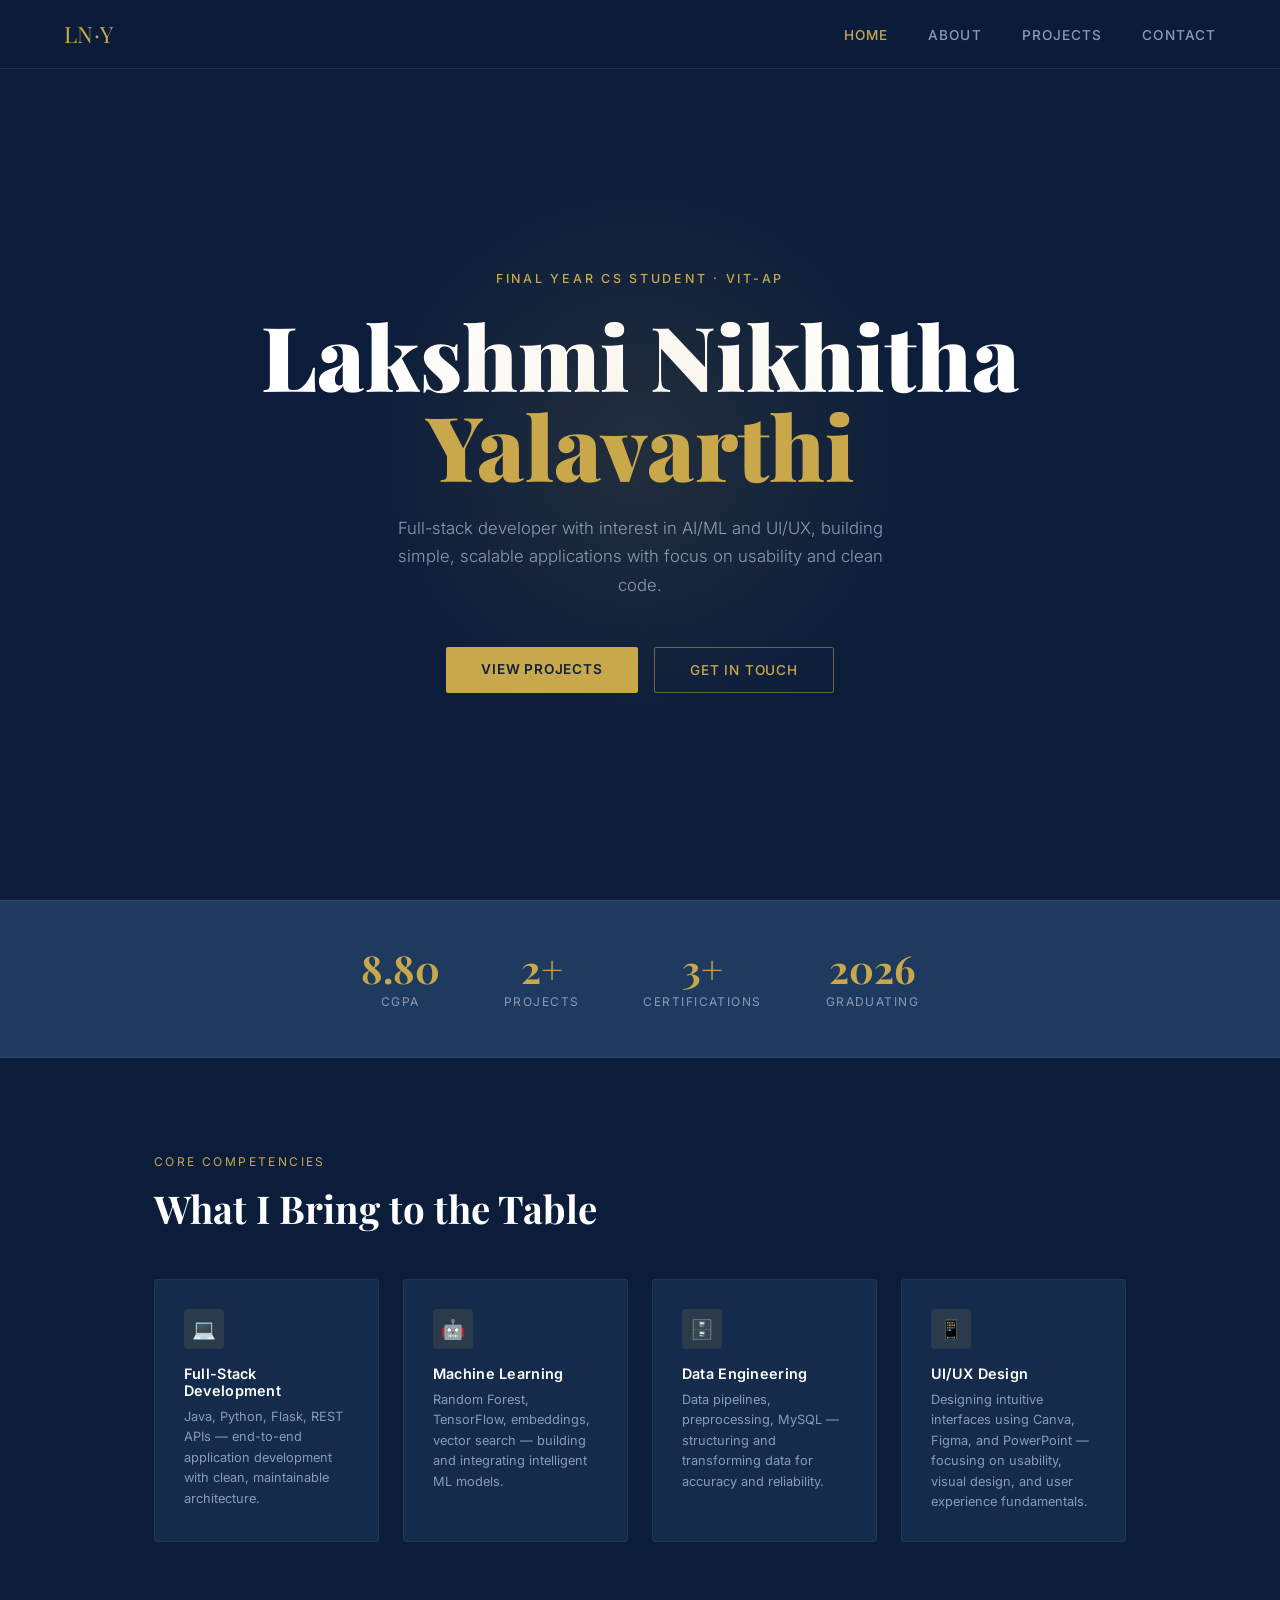
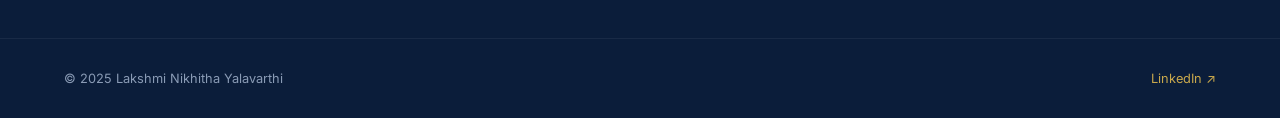
<file: index.html>
<!DOCTYPE html>
<html lang="en">
<head>
  <meta charset="UTF-8" />
  <meta name="viewport" content="width=device-width, initial-scale=1.0"/>
  <title>Nikhitha Yalavarthi | Portfolio</title>
  <link rel="preconnect" href="https://fonts.googleapis.com">
  <link href="https://fonts.googleapis.com/css2?family=Playfair+Display:wght@700;900&family=Inter:wght@300;400;500;600&display=swap" rel="stylesheet">
  <style>
    :root {
      --navy: #0B1D3A;
      --steel: #1E3A5F;
      --gold: #C9A84C;
      --gold-light: #E6C97A;
      --off-white: #F5F3EE;
      --muted: #8A9BB5;
      --white: #FFFFFF;
      --text: #1A2B40;
    }

    * { margin: 0; padding: 0; box-sizing: border-box; }

    html { scroll-behavior: smooth; }

    body {
      font-family: 'Inter', sans-serif;
      background: var(--navy);
      color: var(--white);
      overflow-x: hidden;
    }

    /* NAV */
    nav {
      position: fixed; top: 0; left: 0; right: 0;
      z-index: 100;
      display: flex; align-items: center; justify-content: space-between;
      padding: 1.2rem 4rem;
      background: rgba(11, 29, 58, 0.92);
      backdrop-filter: blur(10px);
      border-bottom: 1px solid rgba(201,168,76,0.15);
    }

    .logo {
      font-family: 'Playfair Display', serif;
      font-size: 1.4rem;
      color: var(--gold);
      letter-spacing: 0.02em;
    }

    .nav-links { display: flex; gap: 2.5rem; list-style: none; }
    .nav-links a {
      text-decoration: none;
      color: var(--muted);
      font-size: 0.85rem;
      font-weight: 500;
      letter-spacing: 0.08em;
      text-transform: uppercase;
      transition: color 0.2s;
    }
    .nav-links a:hover, .nav-links a.active { color: var(--gold); }

    /* HERO */
    .hero {
      min-height: 100vh;
      display: flex;
      flex-direction: column;
      align-items: center;
      justify-content: center;
      text-align: center;
      padding: 8rem 2rem 4rem;
      position: relative;
      overflow: hidden;
    }

    .hero::before {
      content: '';
      position: absolute;
      width: 600px; height: 600px;
      background: radial-gradient(circle, rgba(201,168,76,0.12) 0%, transparent 70%);
      top: 50%; left: 50%;
      transform: translate(-50%, -50%);
      pointer-events: none;
    }

    .hero-eyebrow {
      font-size: 0.78rem;
      letter-spacing: 0.22em;
      text-transform: uppercase;
      color: var(--gold);
      margin-bottom: 1.5rem;
      font-weight: 500;
    }

    .hero h1 {
      font-family: 'Playfair Display', serif;
      font-size: clamp(3rem, 7vw, 6.5rem);
      font-weight: 900;
      line-height: 1.0;
      margin-bottom: 1.5rem;
      color: var(--white);
    }

    .hero h1 span {
      color: var(--gold);
      display: block;
    }

    .hero-sub {
      font-size: 1.05rem;
      color: var(--muted);
      max-width: 520px;
      line-height: 1.7;
      margin-bottom: 3rem;
      font-weight: 300;
    }

    .hero-cta {
      display: flex; gap: 1rem; flex-wrap: wrap; justify-content: center;
    }

    .btn-primary {
      background: var(--gold);
      color: var(--navy);
      padding: 0.85rem 2.2rem;
      border-radius: 2px;
      text-decoration: none;
      font-size: 0.85rem;
      font-weight: 600;
      letter-spacing: 0.06em;
      text-transform: uppercase;
      transition: background 0.2s, transform 0.2s;
    }
    .btn-primary:hover { background: var(--gold-light); transform: translateY(-2px); }

    .btn-outline {
      border: 1px solid rgba(201,168,76,0.5);
      color: var(--gold);
      padding: 0.85rem 2.2rem;
      border-radius: 2px;
      text-decoration: none;
      font-size: 0.85rem;
      font-weight: 500;
      letter-spacing: 0.06em;
      text-transform: uppercase;
      transition: border-color 0.2s, background 0.2s, transform 0.2s;
    }
    .btn-outline:hover { border-color: var(--gold); background: rgba(201,168,76,0.08); transform: translateY(-2px); }

    /* STATS STRIP */
    .stats {
      display: flex;
      justify-content: center;
      gap: 4rem;
      padding: 3rem 4rem;
      border-top: 1px solid rgba(255,255,255,0.06);
      border-bottom: 1px solid rgba(255,255,255,0.06);
      background: var(--steel);
      flex-wrap: wrap;
    }

    .stat { text-align: center; }
    .stat-num {
      font-family: 'Playfair Display', serif;
      font-size: 2.4rem;
      color: var(--gold);
      font-weight: 700;
      line-height: 1;
    }
    .stat-label {
      font-size: 0.75rem;
      text-transform: uppercase;
      letter-spacing: 0.12em;
      color: var(--muted);
      margin-top: 0.4rem;
    }

    /* SKILLS PREVIEW */
    .skills-section {
      padding: 6rem 4rem;
      max-width: 1100px;
      margin: 0 auto;
    }

    .section-label {
      font-size: 0.75rem;
      letter-spacing: 0.2em;
      text-transform: uppercase;
      color: var(--gold);
      margin-bottom: 1rem;
    }

    .section-title {
      font-family: 'Playfair Display', serif;
      font-size: clamp(1.8rem, 3vw, 2.8rem);
      color: var(--white);
      margin-bottom: 3rem;
      line-height: 1.2;
    }

    .skills-grid {
      display: grid;
      grid-template-columns: repeat(auto-fit, minmax(220px, 1fr));
      gap: 1.5rem;
    }

    .skill-card {
      background: rgba(30, 58, 95, 0.5);
      border: 1px solid rgba(201,168,76,0.1);
      border-radius: 4px;
      padding: 1.8rem;
      transition: border-color 0.2s, transform 0.2s;
    }
    .skill-card:hover { border-color: rgba(201,168,76,0.4); transform: translateY(-4px); }

    .skill-icon {
      width: 40px; height: 40px;
      background: rgba(201,168,76,0.12);
      border-radius: 4px;
      display: flex; align-items: center; justify-content: center;
      margin-bottom: 1rem;
      font-size: 1.2rem;
    }

    .skill-card h3 {
      font-size: 0.9rem;
      font-weight: 600;
      color: var(--white);
      margin-bottom: 0.5rem;
      letter-spacing: 0.02em;
    }

    .skill-card p {
      font-size: 0.8rem;
      color: var(--muted);
      line-height: 1.6;
    }

    /* FOOTER NAV */
    footer {
      padding: 2rem 4rem;
      border-top: 1px solid rgba(255,255,255,0.06);
      display: flex;
      justify-content: space-between;
      align-items: center;
      flex-wrap: wrap;
      gap: 1rem;
    }
    footer p { font-size: 0.8rem; color: var(--muted); }
    footer a { color: var(--gold); text-decoration: none; font-size: 0.8rem; }

    @media (max-width: 768px) {
      nav { padding: 1rem 1.5rem; }
      .nav-links { gap: 1.2rem; }
      .skills-section { padding: 4rem 1.5rem; }
      .stats { gap: 2rem; padding: 2rem 1.5rem; }
      footer { padding: 2rem 1.5rem; }
    }
  </style>
</head>
<body>

<nav>
  <div class="logo">LN·Y</div>
  <ul class="nav-links">
    <li><a href="index.html" class="active">Home</a></li>
    <li><a href="about.html">About</a></li>
    <li><a href="projects.html">Projects</a></li>
    <li><a href="contact.html">Contact</a></li>
  </ul>
</nav>

<section class="hero">
  <p class="hero-eyebrow">Final Year CS Student · VIT-AP</p>
  <h1>
    Lakshmi Nikhitha
    <span>Yalavarthi</span>
  </h1>
  <p class="hero-sub">
   Full-stack developer with interest in AI/ML and UI/UX, building simple, scalable applications with focus on usability and clean code.

  </p>
  <div class="hero-cta">
    <a href="projects.html" class="btn-primary">View Projects</a>
    <a href="contact.html" class="btn-outline">Get in Touch</a>
  </div>
</section>

<div class="stats">
  <div class="stat">
    <div class="stat-num">8.80</div>
    <div class="stat-label">CGPA</div>
  </div>
  <div class="stat">
    <div class="stat-num">2+</div>
    <div class="stat-label">Projects</div>
  </div>
  <div class="stat">
    <div class="stat-num">3+</div>
    <div class="stat-label">Certifications</div>
  </div>
  <div class="stat">
    <div class="stat-num">2026</div>
    <div class="stat-label">Graduating</div>
  </div>
</div>

<section class="skills-section">
  <p class="section-label">Core Competencies</p>
  <h2 class="section-title">What I Bring to the Table</h2>
  <div class="skills-grid">
    <div class="skill-card">
      <div class="skill-icon">💻</div>
      <h3>Full-Stack Development</h3>
      <p>Java, Python, Flask, REST APIs — end-to-end application development with clean, maintainable architecture.</p>
    </div>
    <div class="skill-card">
      <div class="skill-icon">🤖</div>
      <h3>Machine Learning</h3>
      <p>Random Forest, TensorFlow, embeddings, vector search — building and integrating intelligent ML models.</p>
    </div>
    <div class="skill-card">
      <div class="skill-icon">🗄️</div>
      <h3>Data Engineering</h3>
      <p>Data pipelines, preprocessing, MySQL — structuring and transforming data for accuracy and reliability.</p>
    </div>
    <div class="skill-card">
      <div class="skill-icon">📱</div>
      <h3>UI/UX Design</h3>
      <p>Designing intuitive interfaces using Canva, Figma, and PowerPoint — focusing on usability, visual design, and user experience fundamentals.</p>
    </div>
  </div>
</section>

<footer>
  <p>© 2025 Lakshmi Nikhitha Yalavarthi</p>
  <a href="https://www.linkedin.com/in/ylnikhitha16/" target="_blank">LinkedIn ↗</a>
</footer>

</body>
</html>
</file>
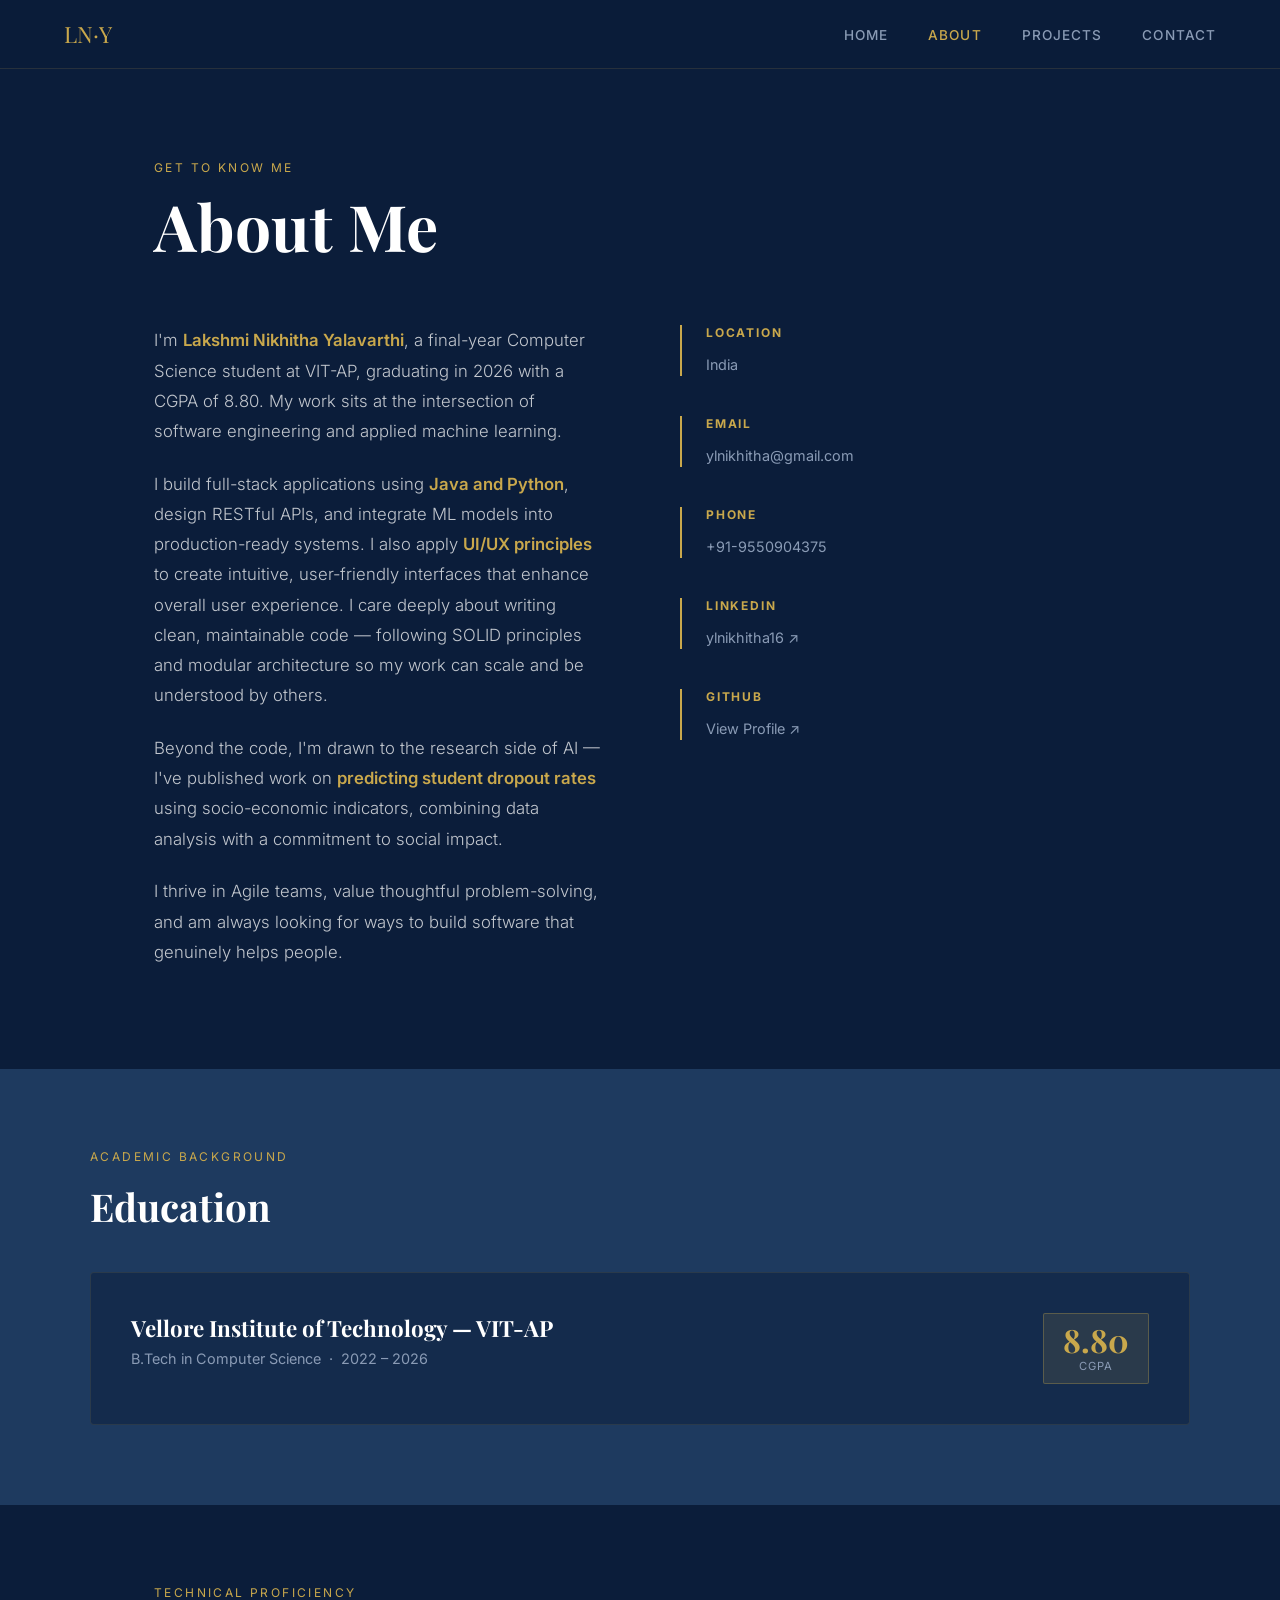
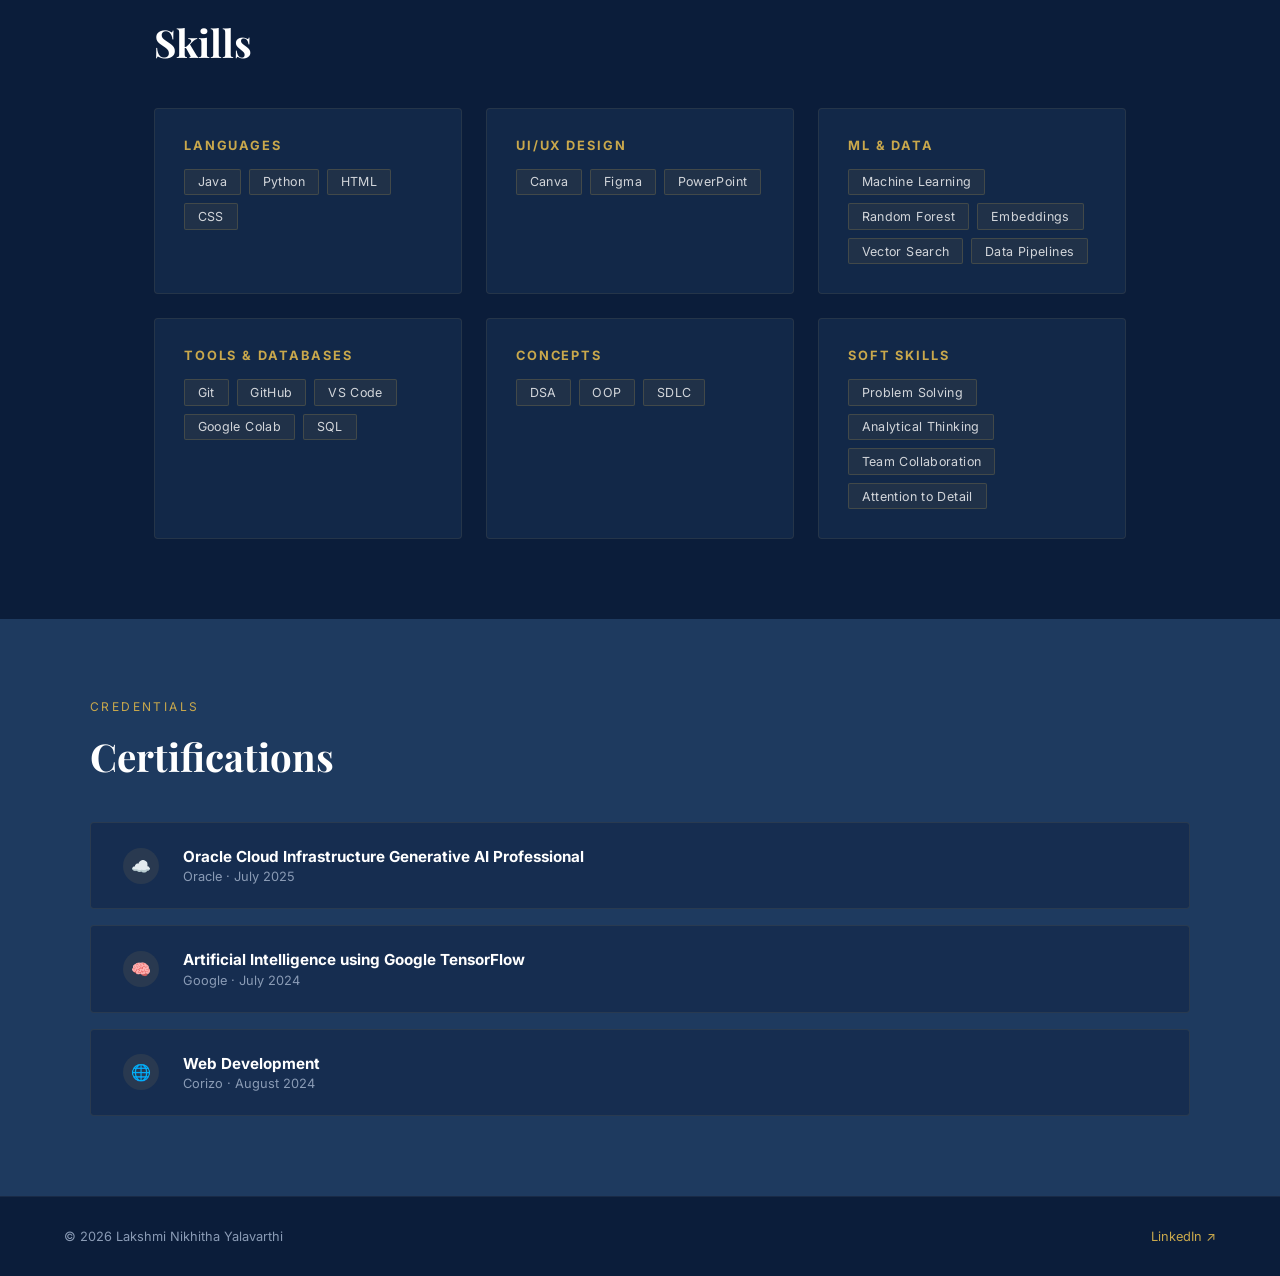
<file: about.html>
<!DOCTYPE html>
<html lang="en">
<head>
  <meta charset="UTF-8" />
  <meta name="viewport" content="width=device-width, initial-scale=1.0"/>
  <title>About | Nikhitha Yalavarthi</title>
  <link rel="preconnect" href="https://fonts.googleapis.com">
  <link href="https://fonts.googleapis.com/css2?family=Playfair+Display:wght@700;900&family=Inter:wght@300;400;500;600&display=swap" rel="stylesheet">
  <style>
    :root {
      --navy: #0B1D3A;
      --steel: #1E3A5F;
      --gold: #C9A84C;
      --gold-light: #E6C97A;
      --off-white: #F5F3EE;
      --muted: #8A9BB5;
      --white: #FFFFFF;
    }

    * { margin: 0; padding: 0; box-sizing: border-box; }
    html { scroll-behavior: smooth; }
    body {
      font-family: 'Inter', sans-serif;
      background: var(--navy);
      color: var(--white);
      overflow-x: hidden;
    }

    nav {
      position: fixed; top: 0; left: 0; right: 0;
      z-index: 100;
      display: flex; align-items: center; justify-content: space-between;
      padding: 1.2rem 4rem;
      background: rgba(11, 29, 58, 0.92);
      backdrop-filter: blur(10px);
      border-bottom: 1px solid rgba(201,168,76,0.15);
    }
    .logo {
      font-family: 'Playfair Display', serif;
      font-size: 1.4rem; color: var(--gold);
    }
    .nav-links { display: flex; gap: 2.5rem; list-style: none; }
    .nav-links a {
      text-decoration: none; color: var(--muted);
      font-size: 0.85rem; font-weight: 500;
      letter-spacing: 0.08em; text-transform: uppercase;
      transition: color 0.2s;
    }
    .nav-links a:hover, .nav-links a.active { color: var(--gold); }

    /* PAGE HEADER */
    .page-header {
      padding: 10rem 4rem 4rem;
      max-width: 1100px;
      margin: 0 auto;
    }
    .section-label {
      font-size: 0.75rem; letter-spacing: 0.2em;
      text-transform: uppercase; color: var(--gold); margin-bottom: 1rem;
    }
    .page-header h1 {
      font-family: 'Playfair Display', serif;
      font-size: clamp(2.5rem, 5vw, 4.5rem);
      line-height: 1.1; color: var(--white);
    }

    /* ABOUT INTRO */
    .about-intro {
      max-width: 1100px; margin: 0 auto;
      padding: 0 4rem 5rem;
      display: grid;
      grid-template-columns: 1fr 1fr;
      gap: 5rem;
      align-items: start;
    }

    .about-text p {
      font-size: 1.05rem;
      line-height: 1.8;
      color: rgba(255,255,255,0.75);
      margin-bottom: 1.4rem;
      font-weight: 300;
    }

    .about-text p strong { color: var(--gold); font-weight: 600; }

    .about-sidebar {}

    .sidebar-block {
      border-left: 2px solid var(--gold);
      padding-left: 1.5rem;
      margin-bottom: 2.5rem;
    }
    .sidebar-block h3 {
      font-size: 0.75rem;
      text-transform: uppercase;
      letter-spacing: 0.15em;
      color: var(--gold);
      margin-bottom: 0.8rem;
    }
    .sidebar-block p, .sidebar-block a {
      font-size: 0.9rem;
      color: var(--muted);
      line-height: 1.6;
      text-decoration: none;
    }
    .sidebar-block a:hover { color: var(--white); }

    /* EDUCATION */
    .education-section {
      background: var(--steel);
      padding: 5rem 4rem;
    }
    .education-inner { max-width: 1100px; margin: 0 auto; }
    .edu-card {
      background: rgba(11,29,58,0.5);
      border: 1px solid rgba(201,168,76,0.12);
      border-radius: 4px;
      padding: 2.5rem;
      margin-top: 2.5rem;
      display: flex;
      justify-content: space-between;
      align-items: flex-start;
      gap: 2rem;
      flex-wrap: wrap;
    }
    .edu-main h3 {
      font-family: 'Playfair Display', serif;
      font-size: 1.4rem;
      color: var(--white);
      margin-bottom: 0.4rem;
    }
    .edu-main p { color: var(--muted); font-size: 0.9rem; }
    .edu-badge {
      background: rgba(201,168,76,0.12);
      border: 1px solid rgba(201,168,76,0.3);
      border-radius: 2px;
      padding: 0.6rem 1.2rem;
      text-align: center;
      flex-shrink: 0;
    }
    .edu-badge .cgpa {
      font-family: 'Playfair Display', serif;
      font-size: 2rem;
      color: var(--gold);
      font-weight: 700;
      line-height: 1;
    }
    .edu-badge .cgpa-label {
      font-size: 0.7rem;
      letter-spacing: 0.1em;
      text-transform: uppercase;
      color: var(--muted);
      margin-top: 0.2rem;
    }

    /* SKILLS */
    .skills-section {
      padding: 5rem 4rem;
      max-width: 1100px; margin: 0 auto;
    }

    .skills-grid {
      display: grid;
      grid-template-columns: repeat(auto-fit, minmax(260px, 1fr));
      gap: 1.5rem;
      margin-top: 2.5rem;
    }

    .skill-group {
      background: rgba(30, 58, 95, 0.4);
      border: 1px solid rgba(201,168,76,0.1);
      border-radius: 4px;
      padding: 1.8rem;
    }
    .skill-group h3 {
      font-size: 0.8rem;
      text-transform: uppercase;
      letter-spacing: 0.15em;
      color: var(--gold);
      margin-bottom: 1rem;
    }
    .skill-tags { display: flex; flex-wrap: wrap; gap: 0.5rem; }
    .tag {
      background: rgba(201,168,76,0.08);
      border: 1px solid rgba(201,168,76,0.2);
      color: rgba(255,255,255,0.8);
      font-size: 0.78rem;
      padding: 0.3rem 0.8rem;
      border-radius: 2px;
      letter-spacing: 0.03em;
    }

    /* CERTIFICATIONS */
    .certs-section {
      background: var(--steel);
      padding: 5rem 4rem;
    }
    .certs-inner { max-width: 1100px; margin: 0 auto; }
    .cert-list { margin-top: 2.5rem; display: flex; flex-direction: column; gap: 1rem; }
    .cert-item {
      display: flex; align-items: center; gap: 1.5rem;
      background: rgba(11,29,58,0.4);
      border: 1px solid rgba(201,168,76,0.1);
      border-radius: 4px;
      padding: 1.5rem 2rem;
      transition: border-color 0.2s;
    }
    .cert-item:hover { border-color: rgba(201,168,76,0.35); }
    .cert-icon {
      width: 36px; height: 36px;
      background: rgba(201,168,76,0.1);
      border-radius: 50%;
      display: flex; align-items: center; justify-content: center;
      font-size: 1rem; flex-shrink: 0;
    }
    .cert-info h4 { font-size: 0.95rem; color: var(--white); margin-bottom: 0.2rem; }
    .cert-info p { font-size: 0.8rem; color: var(--muted); }

    footer {
      padding: 2rem 4rem;
      border-top: 1px solid rgba(255,255,255,0.06);
      display: flex; justify-content: space-between;
      align-items: center; flex-wrap: wrap; gap: 1rem;
    }
    footer p { font-size: 0.8rem; color: var(--muted); }
    footer a { color: var(--gold); text-decoration: none; font-size: 0.8rem; }

    @media (max-width: 768px) {
      nav { padding: 1rem 1.5rem; }
      .nav-links { gap: 1.2rem; }
      .page-header, .about-intro, .skills-section { padding-left: 1.5rem; padding-right: 1.5rem; }
      .about-intro { grid-template-columns: 1fr; gap: 3rem; }
      .education-section, .certs-section { padding: 4rem 1.5rem; }
      footer { padding: 2rem 1.5rem; }
    }
  </style>
</head>
<body>

<nav>
  <div class="logo">LN·Y</div>
  <ul class="nav-links">
    <li><a href="index.html">Home</a></li>
    <li><a href="about.html" class="active">About</a></li>
    <li><a href="projects.html">Projects</a></li>
    <li><a href="contact.html">Contact</a></li>
  </ul>
</nav>

<div class="page-header">
  <p class="section-label">Get to Know Me</p>
  <h1>About Me</h1>
</div>

<div class="about-intro">
  <div class="about-text">
    <p>
      I'm <strong>Lakshmi Nikhitha Yalavarthi</strong>, a final-year Computer Science student at VIT-AP, graduating in 2026 with a CGPA of 8.80. My work sits at the intersection of software engineering and applied machine learning.
    </p>
    <p>
     I build full-stack applications using <strong>Java and Python</strong>, design RESTful APIs, and integrate ML models into production-ready systems. I also apply <strong>UI/UX principles</strong> to create intuitive, user-friendly interfaces that enhance overall user experience. I care deeply about writing clean, maintainable code — following SOLID principles and modular architecture so my work can scale and be understood by others.

    </p>
    <p>
      Beyond the code, I'm drawn to the research side of AI — I've published work on <strong>predicting student dropout rates</strong> using socio-economic indicators, combining data analysis with a commitment to social impact.
    </p>
    <p>
      I thrive in Agile teams, value thoughtful problem-solving, and am always looking for ways to build software that genuinely helps people.
    </p>
  </div>
  <div class="about-sidebar">
    <div class="sidebar-block">
      <h3>Location</h3>
      <p>India</p>
    </div>
    <div class="sidebar-block">
      <h3>Email</h3>
      <p><a href="mailto:ylnikhitha@gmail.com">ylnikhitha@gmail.com</a></p>
    </div>
    <div class="sidebar-block">
      <h3>Phone</h3>
      <p>+91-9550904375</p>
    </div>
    <div class="sidebar-block">
      <h3>LinkedIn</h3>
      <p><a href="https://www.linkedin.com/in/ylnikhitha16/" target="_blank">ylnikhitha16 ↗</a></p>
    </div>
    <div class="sidebar-block">
      <h3>GitHub</h3>
      <p><a href="https://github.com/Nikhithayalavarthi" target="_blank">View Profile ↗</a></p>
    </div>
  </div>
</div>

<section class="education-section">
  <div class="education-inner">
    <p class="section-label">Academic Background</p>
    <h2 style="font-family:'Playfair Display',serif;font-size:clamp(1.8rem,3vw,2.4rem);color:var(--white);">Education</h2>
    <div class="edu-card">
      <div class="edu-main">
        <h3>Vellore Institute of Technology — VIT-AP</h3>
        <p>B.Tech in Computer Science &nbsp;·&nbsp; 2022 – 2026</p>
      </div>
      <div class="edu-badge">
        <div class="cgpa">8.80</div>
        <div class="cgpa-label">CGPA</div>
      </div>
    </div>
  </div>
</section>

<section class="skills-section">
  <p class="section-label">Technical Proficiency</p>
  <h2 style="font-family:'Playfair Display',serif;font-size:clamp(1.8rem,3vw,2.4rem);color:var(--white);">Skills</h2>
  <div class="skills-grid">
    <div class="skill-group">
      <h3>Languages</h3>
      <div class="skill-tags">
        <span class="tag">Java</span>
        <span class="tag">Python</span>
        <span class="tag">HTML</span>
        <span class="tag">CSS</span>
       
      </div>
    </div>
    <div class="skill-group">
      <h3>UI/UX Design</h3>
      <div class="skill-tags">
        <span class="tag">Canva</span>
        <span class="tag">Figma</span>
        <span class="tag">PowerPoint</span>
      </div>
    </div>
    <div class="skill-group">
      <h3>ML & Data</h3>
      <div class="skill-tags">
        <span class="tag">Machine Learning</span>
        <span class="tag">Random Forest</span>
       
        <span class="tag">Embeddings</span>
        <span class="tag">Vector Search</span>
        <span class="tag">Data Pipelines</span>
      </div>
    </div>
    <div class="skill-group">
      <h3>Tools & Databases</h3>
      <div class="skill-tags">
        <span class="tag">Git</span>
        <span class="tag">GitHub</span>
        <span class="tag">VS Code</span>
        <span class="tag">Google Colab</span>
        <span class="tag">SQL</span>
      </div>
    </div>
    <div class="skill-group">
      <h3>Concepts</h3>
      <div class="skill-tags">
        <span class="tag">DSA</span>
        <span class="tag">OOP</span>
        
        <span class="tag">SDLC</span>
        
      </div>
    </div>
    <div class="skill-group">
      <h3>Soft Skills</h3>
      <div class="skill-tags">
        <span class="tag">Problem Solving</span>
        <span class="tag">Analytical Thinking</span>
        <span class="tag">Team Collaboration</span>
        <span class="tag">Attention to Detail</span>
      </div>
    </div>
  </div>
</section>

<section class="certs-section">
  <div class="certs-inner">
    <p class="section-label">Credentials</p>
    <h2 style="font-family:'Playfair Display',serif;font-size:clamp(1.8rem,3vw,2.4rem);color:var(--white);">Certifications</h2>
    <div class="cert-list">
      <div class="cert-item">
        <div class="cert-icon">☁️</div>
        <div class="cert-info">
          <h4>Oracle Cloud Infrastructure Generative AI Professional</h4>
          <p>Oracle · July 2025</p>
        </div>
      </div>
      <div class="cert-item">
        <div class="cert-icon">🧠</div>
        <div class="cert-info">
          <h4>Artificial Intelligence using Google TensorFlow</h4>
          <p>Google · July 2024</p>
        </div>
      </div>
      <div class="cert-item">
        <div class="cert-icon">🌐</div>
        <div class="cert-info">
          <h4>Web Development</h4>
          <p>Corizo · August 2024</p>
        </div>
      </div>
    </div>
  </div>
</section>

<footer>
  <p>© 2026 Lakshmi Nikhitha Yalavarthi</p>
  <a href="https://www.linkedin.com/in/ylnikhitha16/" target="_blank">LinkedIn ↗</a>
</footer>

</body>
</html>
</file>
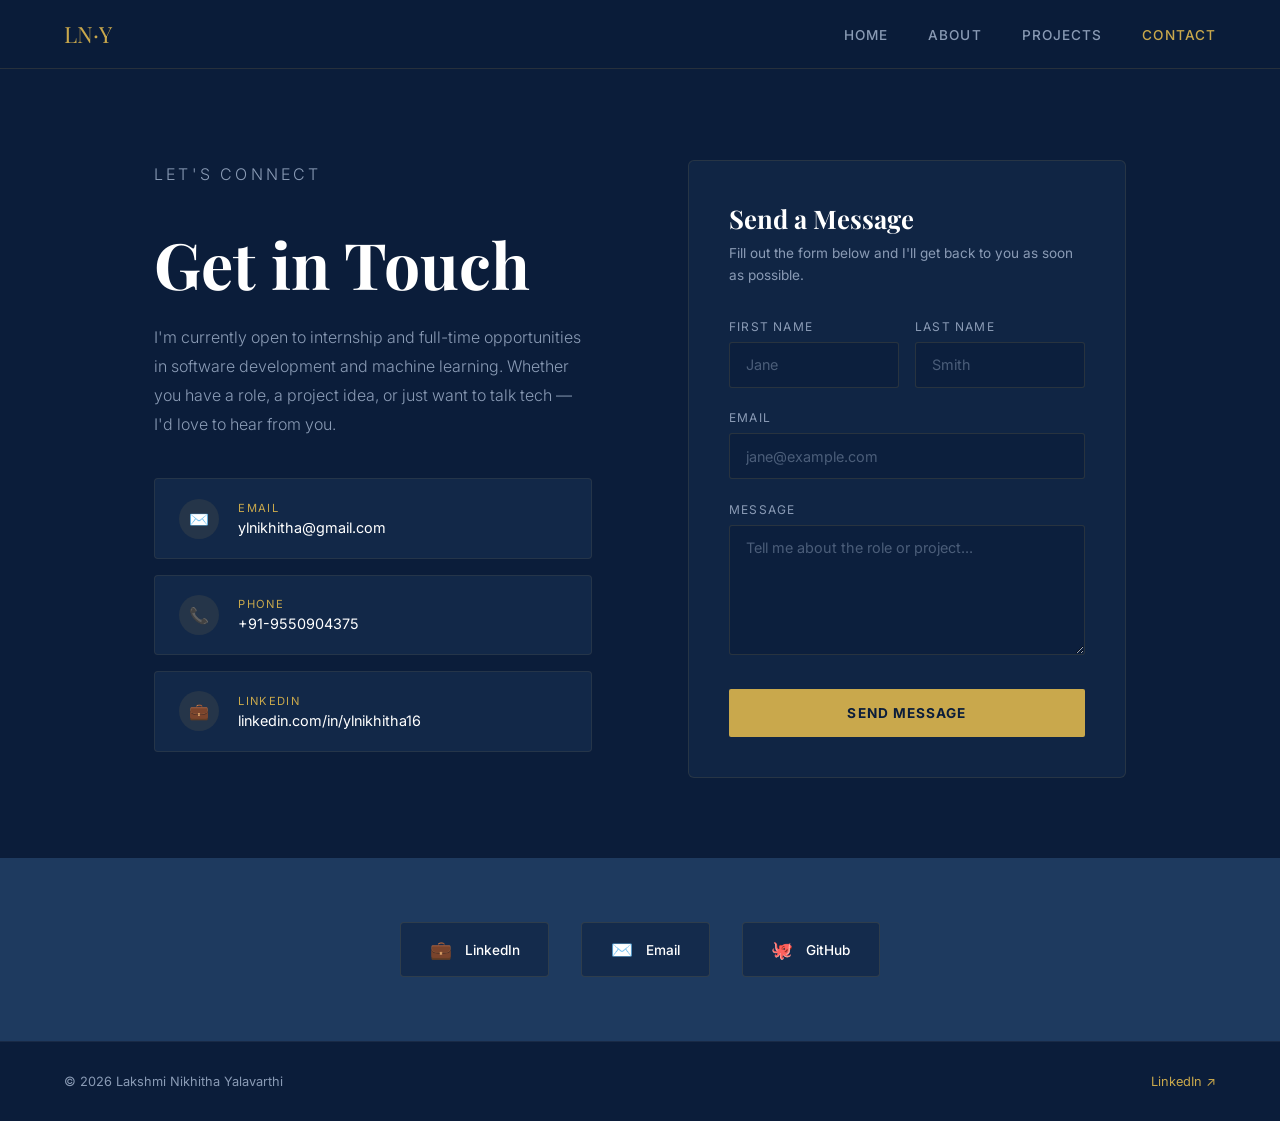
<file: contact.html>
<!DOCTYPE html>
<html lang="en">
<head>
  <meta charset="UTF-8" />
  <meta name="viewport" content="width=device-width, initial-scale=1.0"/>
  <title>Contact | Nikhitha Yalavarthi</title>
  <link rel="preconnect" href="https://fonts.googleapis.com">
  <link href="https://fonts.googleapis.com/css2?family=Playfair+Display:wght@700;900&family=Inter:wght@300;400;500;600&display=swap" rel="stylesheet">
  <style>
    :root {
      --navy: #0B1D3A;
      --steel: #1E3A5F;
      --gold: #C9A84C;
      --gold-light: #E6C97A;
      --muted: #8A9BB5;
      --white: #FFFFFF;
    }

    * { margin: 0; padding: 0; box-sizing: border-box; }
    html { scroll-behavior: smooth; }
    body {
      font-family: 'Inter', sans-serif;
      background: var(--navy);
      color: var(--white);
      overflow-x: hidden;
    }

    nav {
      position: fixed; top: 0; left: 0; right: 0;
      z-index: 100;
      display: flex; align-items: center; justify-content: space-between;
      padding: 1.2rem 4rem;
      background: rgba(11, 29, 58, 0.92);
      backdrop-filter: blur(10px);
      border-bottom: 1px solid rgba(201,168,76,0.15);
    }
    .logo {
      font-family: 'Playfair Display', serif;
      font-size: 1.4rem; color: var(--gold);
    }
    .nav-links { display: flex; gap: 2.5rem; list-style: none; }
    .nav-links a {
      text-decoration: none; color: var(--muted);
      font-size: 0.85rem; font-weight: 500;
      letter-spacing: 0.08em; text-transform: uppercase;
      transition: color 0.2s;
    }
    .nav-links a:hover, .nav-links a.active { color: var(--gold); }

    /* HERO BAND */
    .contact-hero {
      padding: 10rem 4rem 5rem;
      max-width: 1100px; margin: 0 auto;
      display: grid;
      grid-template-columns: 1fr 1fr;
      gap: 6rem; align-items: start;
    }

    .section-label {
      font-size: 0.75rem; letter-spacing: 0.2em;
      text-transform: uppercase; color: var(--gold); margin-bottom: 1rem;
    }

    .contact-left h1 {
      font-family: 'Playfair Display', serif;
      font-size: clamp(2.5rem, 5vw, 4rem);
      line-height: 1.1; color: var(--white);
      margin-bottom: 1.5rem;
    }
    .contact-left p {
      font-size: 1rem; color: var(--muted);
      line-height: 1.8; font-weight: 300;
      margin-bottom: 2.5rem;
    }

    /* CONTACT INFO CARDS */
    .contact-cards { display: flex; flex-direction: column; gap: 1rem; }

    .contact-card {
      display: flex; align-items: center; gap: 1.2rem;
      background: rgba(30,58,95,0.4);
      border: 1px solid rgba(201,168,76,0.1);
      border-radius: 4px;
      padding: 1.2rem 1.5rem;
      text-decoration: none;
      transition: border-color 0.2s, transform 0.2s;
    }
    .contact-card:hover { border-color: rgba(201,168,76,0.4); transform: translateX(4px); }

    .contact-card-icon {
      width: 40px; height: 40px;
      background: rgba(201,168,76,0.1);
      border-radius: 50%;
      display: flex; align-items: center; justify-content: center;
      font-size: 1rem; flex-shrink: 0;
    }
    .contact-card-label {
      font-size: 0.7rem;
      text-transform: uppercase;
      letter-spacing: 0.12em;
      color: var(--gold);
      margin-bottom: 0.25rem;
    }
    .contact-card-value {
      font-size: 0.9rem;
      color: var(--white);
    }

    /* FORM SIDE */
    .contact-form-wrap {
      background: rgba(30,58,95,0.3);
      border: 1px solid rgba(201,168,76,0.12);
      border-radius: 6px;
      padding: 2.5rem;
    }

    .contact-form-wrap h2 {
      font-family: 'Playfair Display', serif;
      font-size: 1.6rem;
      color: var(--white);
      margin-bottom: 0.5rem;
    }
    .contact-form-wrap > p {
      font-size: 0.85rem;
      color: var(--muted);
      margin-bottom: 2rem;
      line-height: 1.6;
    }

    .form-group { margin-bottom: 1.4rem; }

    .form-group label {
      display: block;
      font-size: 0.75rem;
      text-transform: uppercase;
      letter-spacing: 0.1em;
      color: var(--muted);
      margin-bottom: 0.5rem;
    }

    .form-group input,
    .form-group textarea {
      width: 100%;
      background: rgba(11,29,58,0.6);
      border: 1px solid rgba(201,168,76,0.15);
      border-radius: 3px;
      padding: 0.85rem 1rem;
      color: var(--white);
      font-family: 'Inter', sans-serif;
      font-size: 0.9rem;
      transition: border-color 0.2s;
      outline: none;
    }
    .form-group input:focus,
    .form-group textarea:focus { border-color: rgba(201,168,76,0.5); }

    .form-group input::placeholder,
    .form-group textarea::placeholder { color: rgba(138,155,181,0.5); }

    .form-group textarea { resize: vertical; min-height: 130px; }

    .form-row { display: grid; grid-template-columns: 1fr 1fr; gap: 1rem; }

    .btn-submit {
      width: 100%;
      background: var(--gold);
      color: var(--navy);
      padding: 1rem;
      border: none;
      border-radius: 2px;
      font-size: 0.85rem;
      font-weight: 700;
      letter-spacing: 0.08em;
      text-transform: uppercase;
      cursor: pointer;
      font-family: 'Inter', sans-serif;
      transition: background 0.2s, transform 0.2s;
      margin-top: 0.5rem;
    }
    .btn-submit:hover { background: var(--gold-light); transform: translateY(-2px); }

    .form-note {
      font-size: 0.75rem;
      color: var(--muted);
      text-align: center;
      margin-top: 1rem;
      line-height: 1.5;
    }

    /* SUCCESS STATE */
    .success-msg {
      display: none;
      background: rgba(201,168,76,0.1);
      border: 1px solid rgba(201,168,76,0.3);
      border-radius: 4px;
      padding: 1.2rem;
      text-align: center;
      color: var(--gold);
      font-size: 0.9rem;
      margin-top: 1rem;
    }

    /* SOCIAL STRIP */
    .social-strip {
      background: var(--steel);
      padding: 4rem;
      display: flex;
      justify-content: center;
      gap: 2rem;
      flex-wrap: wrap;
    }

    .social-btn {
      display: flex; align-items: center; gap: 0.8rem;
      background: rgba(11,29,58,0.5);
      border: 1px solid rgba(201,168,76,0.15);
      border-radius: 4px;
      padding: 1rem 1.8rem;
      text-decoration: none;
      color: var(--white);
      font-size: 0.85rem;
      font-weight: 500;
      transition: border-color 0.2s, transform 0.2s;
    }
    .social-btn:hover { border-color: var(--gold); transform: translateY(-3px); }
    .social-btn span { font-size: 1.1rem; }

    footer {
      padding: 2rem 4rem;
      border-top: 1px solid rgba(255,255,255,0.06);
      display: flex; justify-content: space-between;
      align-items: center; flex-wrap: wrap; gap: 1rem;
    }
    footer p { font-size: 0.8rem; color: var(--muted); }
    footer a { color: var(--gold); text-decoration: none; font-size: 0.8rem; }

    @media (max-width: 768px) {
      nav { padding: 1rem 1.5rem; }
      .nav-links { gap: 1.2rem; }
      .contact-hero { grid-template-columns: 1fr; gap: 3rem; padding: 8rem 1.5rem 4rem; }
      .form-row { grid-template-columns: 1fr; }
      .social-strip { padding: 3rem 1.5rem; }
      footer { padding: 2rem 1.5rem; }
    }
  </style>
</head>
<body>

<nav>
  <div class="logo">LN·Y</div>
  <ul class="nav-links">
    <li><a href="index.html">Home</a></li>
    <li><a href="about.html">About</a></li>
    <li><a href="projects.html">Projects</a></li>
    <li><a href="contact.html" class="active">Contact</a></li>
  </ul>
</nav>

<div class="contact-hero">

  <!-- LEFT: INFO -->
  <div class="contact-left">
    <p class="section-label">Let's Connect</p>
    <h1>Get in Touch</h1>
    <p>
      I'm currently open to internship and full-time opportunities in software development and machine learning. Whether you have a role, a project idea, or just want to talk tech — I'd love to hear from you.
    </p>

    <div class="contact-cards">
      <a href="mailto:ylnikhitha@gmail.com" class="contact-card">
        <div class="contact-card-icon">✉️</div>
        <div>
          <div class="contact-card-label">Email</div>
          <div class="contact-card-value">ylnikhitha@gmail.com</div>
        </div>
      </a>
      <a href="tel:+919550904375" class="contact-card">
        <div class="contact-card-icon">📞</div>
        <div>
          <div class="contact-card-label">Phone</div>
          <div class="contact-card-value">+91-9550904375</div>
        </div>
      </a>
      <a href="https://www.linkedin.com/in/ylnikhitha16/" target="_blank" class="contact-card">
        <div class="contact-card-icon">💼</div>
        <div>
          <div class="contact-card-label">LinkedIn</div>
          <div class="contact-card-value">linkedin.com/in/ylnikhitha16</div>
        </div>
      </a>
    </div>
  </div>

  <!-- RIGHT: FORM -->
  <div class="contact-form-wrap">
    <h2>Send a Message</h2>
    <p>Fill out the form below and I'll get back to you as soon as possible.</p>

    <div class="form-row">
      <div class="form-group">
        <label>First Name</label>
        <input type="text" id="firstName" placeholder="Jane" />
      </div>
      <div class="form-group">
        <label>Last Name</label>
        <input type="text" id="lastName" placeholder="Smith" />
      </div>
    </div>

    <div class="form-group">
      <label>Email</label>
      <input type="email" id="email" placeholder="jane@example.com" />
    </div>

   
    <div class="form-group">
      <label>Message</label>
      <textarea id="message" placeholder="Tell me about the role or project..."></textarea>
    </div>

    <button class="btn-submit" onclick="handleSubmit()">Send Message</button>
    <div class="success-msg" id="successMsg">
      ✓ &nbsp; Thanks for reaching out! I'll reply within 24–48 hours.
    </div>
   
  </div>

</div>

<!-- SOCIAL LINKS -->
<div class="social-strip">
  <a href="https://www.linkedin.com/in/ylnikhitha16/" target="_blank" class="social-btn">
    <span>💼</span> LinkedIn
  </a>
  <a href="mailto:ylnikhitha@gmail.com" class="social-btn">
    <span>✉️</span> Email
  </a>
  <a href="https://github.com/Nikhithayalavarthi" class="social-btn">
    <span>🐙</span> GitHub
  </a>
</div>

<footer>
  <p>© 2026 Lakshmi Nikhitha Yalavarthi</p>
  <a href="https://www.linkedin.com/in/ylnikhitha16/" target="_blank">LinkedIn ↗</a>
</footer>

<script>
  function handleSubmit() {
    const first = document.getElementById('firstName').value.trim();
    const email = document.getElementById('email').value.trim();
    const message = document.getElementById('message').value.trim();

    if (!first || !email || !message) {
      alert('Please fill in your name, email, and message.');
      return;
    }

    // Build mailto link
    const subject = document.getElementById('subject').value || 'Portfolio Enquiry';
    const last = document.getElementById('lastName').value;
    const body = `Hi Nikhitha,\n\nI'm ${first} ${last}.\n\n${message}\n\nBest regards,\n${first}`;
    const mailto = `mailto:ylnikhitha@gmail.com?subject=${encodeURIComponent(subject)}&body=${encodeURIComponent(body)}`;
    window.location.href = mailto;

    document.getElementById('successMsg').style.display = 'block';
  }
</script>

</body>
</html>
</file>
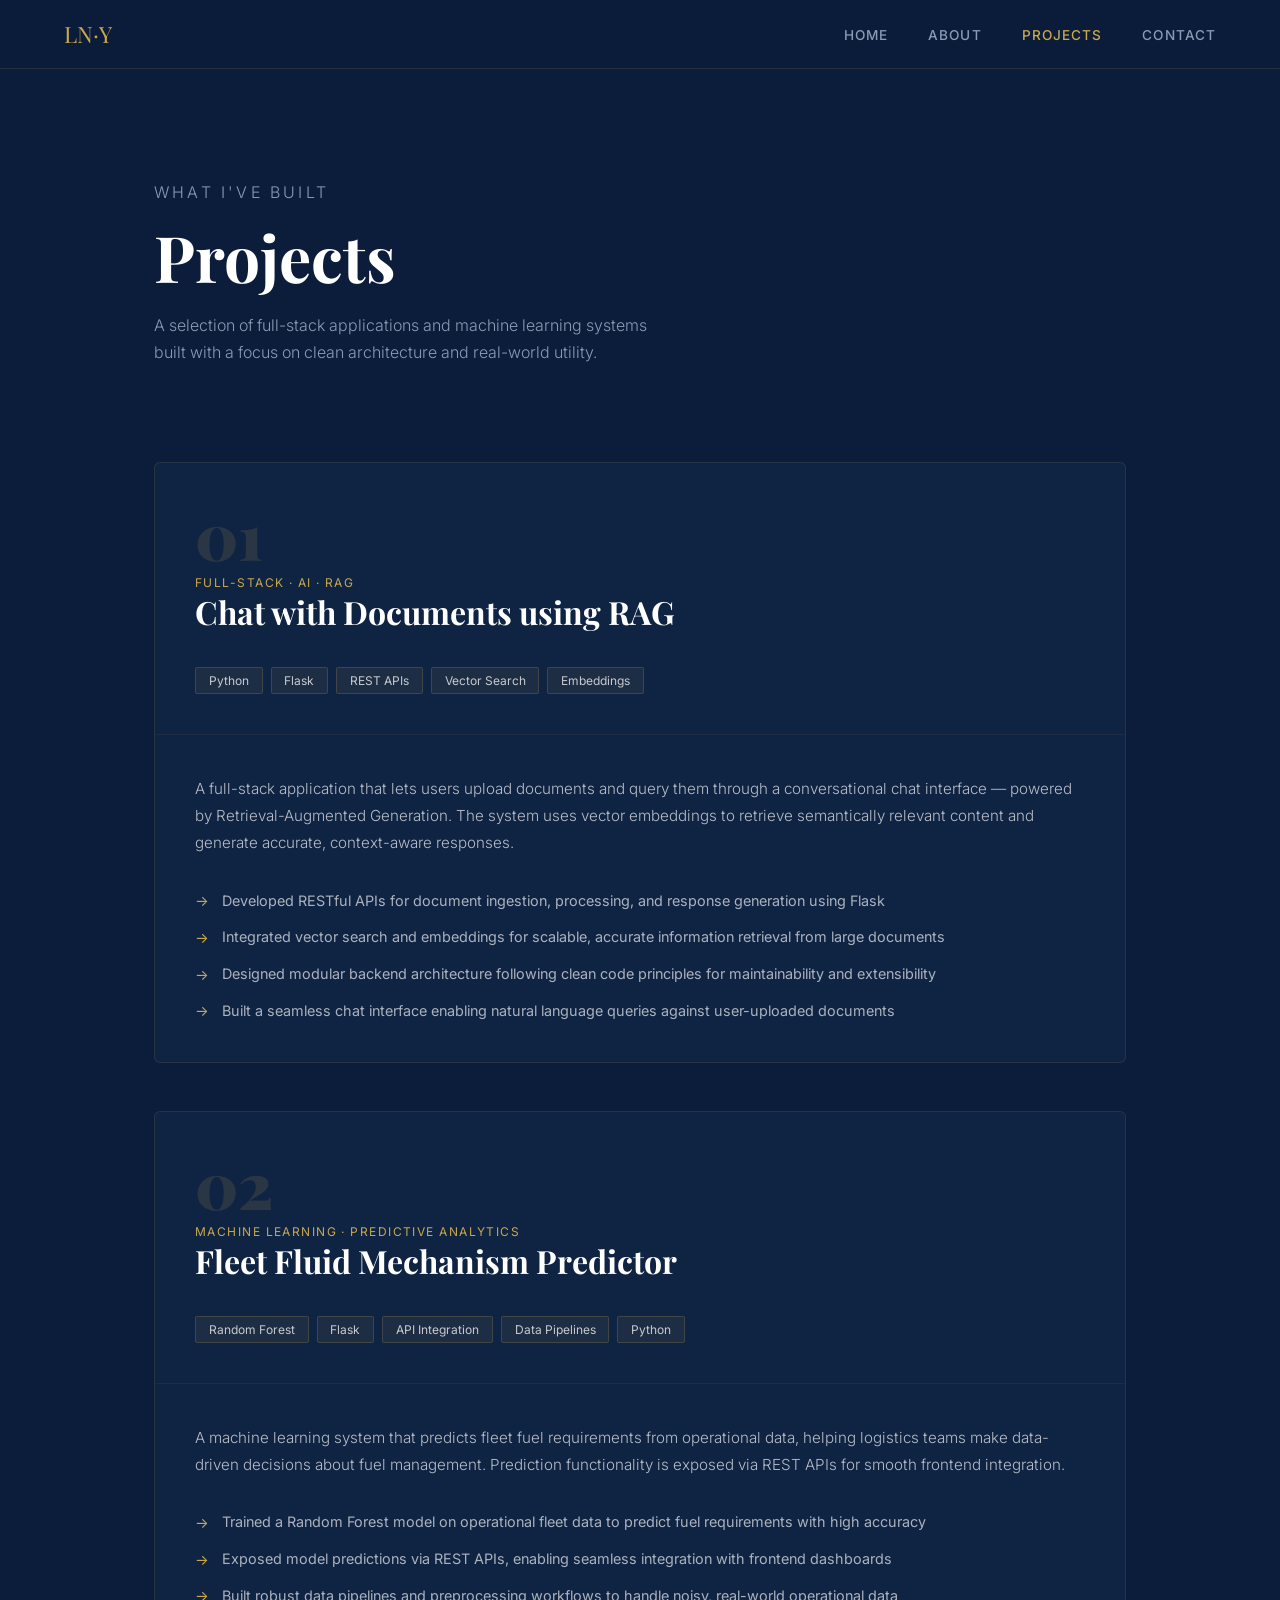
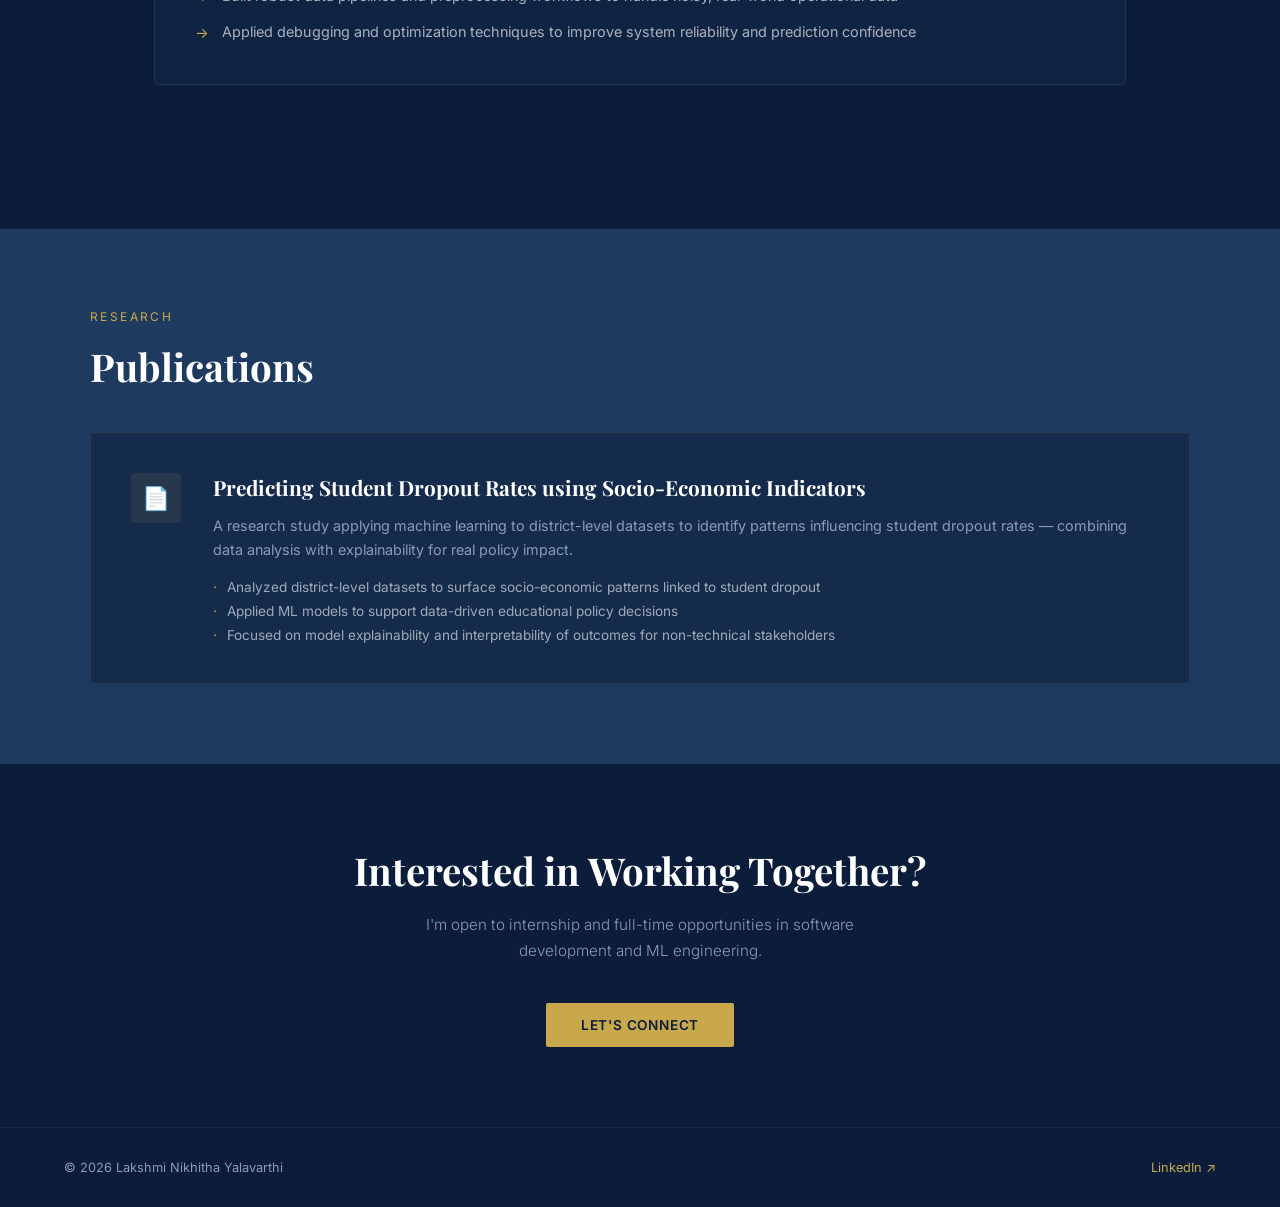
<file: projects.html>
<!DOCTYPE html>
<html lang="en">
<head>
  <meta charset="UTF-8" />
  <meta name="viewport" content="width=device-width, initial-scale=1.0"/>
  <title>Projects | Nikhitha Yalavarthi</title>
  <link rel="preconnect" href="https://fonts.googleapis.com">
  <link href="https://fonts.googleapis.com/css2?family=Playfair+Display:wght@700;900&family=Inter:wght@300;400;500;600&display=swap" rel="stylesheet">
  <style>
    :root {
      --navy: #0B1D3A;
      --steel: #1E3A5F;
      --gold: #C9A84C;
      --gold-light: #E6C97A;
      --muted: #8A9BB5;
      --white: #FFFFFF;
    }

    * { margin: 0; padding: 0; box-sizing: border-box; }
    html { scroll-behavior: smooth; }
    body {
      font-family: 'Inter', sans-serif;
      background: var(--navy);
      color: var(--white);
      overflow-x: hidden;
    }

    nav {
      position: fixed; top: 0; left: 0; right: 0;
      z-index: 100;
      display: flex; align-items: center; justify-content: space-between;
      padding: 1.2rem 4rem;
      background: rgba(11, 29, 58, 0.92);
      backdrop-filter: blur(10px);
      border-bottom: 1px solid rgba(201,168,76,0.15);
    }
    .logo {
      font-family: 'Playfair Display', serif;
      font-size: 1.4rem; color: var(--gold);
    }
    .nav-links { display: flex; gap: 2.5rem; list-style: none; }
    .nav-links a {
      text-decoration: none; color: var(--muted);
      font-size: 0.85rem; font-weight: 500;
      letter-spacing: 0.08em; text-transform: uppercase;
      transition: color 0.2s;
    }
    .nav-links a:hover, .nav-links a.active { color: var(--gold); }

    .page-header {
      padding: 10rem 4rem 4rem;
      max-width: 1100px; margin: 0 auto;
    }
    .section-label {
      font-size: 0.75rem; letter-spacing: 0.2em;
      text-transform: uppercase; color: var(--gold); margin-bottom: 1rem;
    }
    .page-header h1 {
      font-family: 'Playfair Display', serif;
      font-size: clamp(2.5rem, 5vw, 4.5rem);
      line-height: 1.1; color: var(--white);
    }
    .page-header p {
      margin-top: 1.2rem;
      font-size: 1rem; color: var(--muted);
      max-width: 520px; line-height: 1.7; font-weight: 300;
    }

    /* PROJECTS */
    .projects-wrap {
      max-width: 1100px; margin: 0 auto;
      padding: 2rem 4rem 6rem;
    }

    .project-card {
      border: 1px solid rgba(201,168,76,0.12);
      border-radius: 6px;
      overflow: hidden;
      margin-bottom: 3rem;
      transition: border-color 0.3s;
      background: rgba(30,58,95,0.25);
    }
    .project-card:hover { border-color: rgba(201,168,76,0.4); }

    .project-header {
      padding: 2.5rem;
      border-bottom: 1px solid rgba(201,168,76,0.08);
      display: flex; justify-content: space-between;
      align-items: flex-start; gap: 1.5rem; flex-wrap: wrap;
    }

    .project-num {
      font-family: 'Playfair Display', serif;
      font-size: 4rem;
      color: rgba(201,168,76,0.15);
      font-weight: 900;
      line-height: 1;
      margin-bottom: 0.5rem;
    }

    .project-title {
      font-family: 'Playfair Display', serif;
      font-size: clamp(1.5rem, 2.5vw, 2rem);
      color: var(--white);
      margin-bottom: 0.6rem;
    }

    .project-category {
      font-size: 0.75rem;
      text-transform: uppercase;
      letter-spacing: 0.12em;
      color: var(--gold);
    }

    .project-tags { display: flex; flex-wrap: wrap; gap: 0.5rem; }
    .tag {
      background: rgba(201,168,76,0.08);
      border: 1px solid rgba(201,168,76,0.2);
      color: rgba(255,255,255,0.75);
      font-size: 0.75rem;
      padding: 0.3rem 0.8rem;
      border-radius: 2px;
    }

    .project-body { padding: 2.5rem; }

    .project-body p {
      color: rgba(255,255,255,0.7);
      font-size: 0.95rem;
      line-height: 1.8;
      font-weight: 300;
      margin-bottom: 2rem;
    }

    .feature-list { list-style: none; display: flex; flex-direction: column; gap: 0.8rem; }
    .feature-list li {
      display: flex; align-items: flex-start; gap: 0.8rem;
      font-size: 0.9rem; color: rgba(255,255,255,0.65);
      line-height: 1.6;
    }
    .feature-list li::before {
      content: '→';
      color: var(--gold);
      flex-shrink: 0;
      margin-top: 0.05rem;
    }

    /* PUBLICATION */
    .publication-section {
      background: var(--steel);
      padding: 5rem 4rem;
    }
    .pub-inner { max-width: 1100px; margin: 0 auto; }

    .pub-card {
      background: rgba(11,29,58,0.5);
      border: 1px solid rgba(201,168,76,0.12);
      border-radius: 4px;
      padding: 2.5rem;
      margin-top: 2.5rem;
      display: flex; gap: 2rem; align-items: flex-start;
    }
    .pub-icon {
      width: 50px; height: 50px; flex-shrink: 0;
      background: rgba(201,168,76,0.1);
      border-radius: 4px;
      display: flex; align-items: center; justify-content: center;
      font-size: 1.4rem;
    }
    .pub-content h3 {
      font-family: 'Playfair Display', serif;
      font-size: 1.3rem;
      color: var(--white);
      margin-bottom: 0.8rem;
    }
    .pub-content p {
      font-size: 0.9rem;
      color: var(--muted);
      line-height: 1.7;
    }
    .pub-content ul {
      list-style: none; margin-top: 1rem;
      display: flex; flex-direction: column; gap: 0.5rem;
    }
    .pub-content ul li {
      font-size: 0.85rem; color: rgba(255,255,255,0.6);
      display: flex; gap: 0.6rem;
    }
    .pub-content ul li::before { content: '·'; color: var(--gold); }

    /* CTA */
    .cta-section {
      max-width: 1100px; margin: 0 auto;
      padding: 5rem 4rem;
      text-align: center;
    }
    .cta-section h2 {
      font-family: 'Playfair Display', serif;
      font-size: clamp(1.8rem, 3vw, 2.8rem);
      color: var(--white); margin-bottom: 1rem;
    }
    .cta-section p {
      color: var(--muted); font-size: 0.95rem;
      max-width: 440px; margin: 0 auto 2.5rem;
      line-height: 1.7; font-weight: 300;
    }

    .btn-primary {
      background: var(--gold); color: var(--navy);
      padding: 0.85rem 2.2rem; border-radius: 2px;
      text-decoration: none; font-size: 0.85rem;
      font-weight: 600; letter-spacing: 0.06em;
      text-transform: uppercase;
      transition: background 0.2s, transform 0.2s;
      display: inline-block;
    }
    .btn-primary:hover { background: var(--gold-light); transform: translateY(-2px); }

    footer {
      padding: 2rem 4rem;
      border-top: 1px solid rgba(255,255,255,0.06);
      display: flex; justify-content: space-between;
      align-items: center; flex-wrap: wrap; gap: 1rem;
    }
    footer p { font-size: 0.8rem; color: var(--muted); }
    footer a { color: var(--gold); text-decoration: none; font-size: 0.8rem; }

    @media (max-width: 768px) {
      nav { padding: 1rem 1.5rem; }
      .nav-links { gap: 1.2rem; }
      .page-header, .projects-wrap, .cta-section { padding-left: 1.5rem; padding-right: 1.5rem; }
      .publication-section { padding: 4rem 1.5rem; }
      .pub-card { flex-direction: column; }
      footer { padding: 2rem 1.5rem; }
    }
  </style>
</head>
<body>

<nav>
  <div class="logo">LN·Y</div>
  <ul class="nav-links">
    <li><a href="index.html">Home</a></li>
    <li><a href="about.html">About</a></li>
    <li><a href="projects.html" class="active">Projects</a></li>
    <li><a href="contact.html">Contact</a></li>
  </ul>
</nav>

<div class="page-header">
  <p class="section-label">What I've Built</p>
  <h1>Projects</h1>
  <p>A selection of full-stack applications and machine learning systems built with a focus on clean architecture and real-world utility.</p>
</div>

<div class="projects-wrap">

  <!-- Project 1 -->
  <div class="project-card">
    <div class="project-header">
      <div>
        <div class="project-num">01</div>
        <div class="project-category">Full-Stack · AI · RAG</div>
        <h2 class="project-title">Chat with Documents using RAG</h2>
      </div>
      <div class="project-tags">
        <span class="tag">Python</span>
        <span class="tag">Flask</span>
        <span class="tag">REST APIs</span>
        <span class="tag">Vector Search</span>
        <span class="tag">Embeddings</span>
      </div>
    </div>
    <div class="project-body">
      <p>
        A full-stack application that lets users upload documents and query them through a conversational chat interface — powered by Retrieval-Augmented Generation. The system uses vector embeddings to retrieve semantically relevant content and generate accurate, context-aware responses.
      </p>
      <ul class="feature-list">
        <li>Developed RESTful APIs for document ingestion, processing, and response generation using Flask</li>
        <li>Integrated vector search and embeddings for scalable, accurate information retrieval from large documents</li>
        <li>Designed modular backend architecture following clean code principles for maintainability and extensibility</li>
        <li>Built a seamless chat interface enabling natural language queries against user-uploaded documents</li>
      </ul>
    </div>
  </div>

  <!-- Project 2 -->
  <div class="project-card">
    <div class="project-header">
      <div>
        <div class="project-num">02</div>
        <div class="project-category">Machine Learning · Predictive Analytics</div>
        <h2 class="project-title">Fleet Fluid Mechanism Predictor</h2>
      </div>
      <div class="project-tags">
        <span class="tag">Random Forest</span>
        <span class="tag">Flask</span>
        <span class="tag">API Integration</span>
        <span class="tag">Data Pipelines</span>
        <span class="tag">Python</span>
      </div>
    </div>
    <div class="project-body">
      <p>
        A machine learning system that predicts fleet fuel requirements from operational data, helping logistics teams make data-driven decisions about fuel management. Prediction functionality is exposed via REST APIs for smooth frontend integration.
      </p>
      <ul class="feature-list">
        <li>Trained a Random Forest model on operational fleet data to predict fuel requirements with high accuracy</li>
        <li>Exposed model predictions via REST APIs, enabling seamless integration with frontend dashboards</li>
        <li>Built robust data pipelines and preprocessing workflows to handle noisy, real-world operational data</li>
        <li>Applied debugging and optimization techniques to improve system reliability and prediction confidence</li>
      </ul>
    </div>
  </div>

</div>

<!-- PUBLICATION -->
<section class="publication-section">
  <div class="pub-inner">
    <p class="section-label">Research</p>
    <h2 style="font-family:'Playfair Display',serif;font-size:clamp(1.8rem,3vw,2.4rem);color:var(--white);">Publications</h2>
    <div class="pub-card">
      <div class="pub-icon">📄</div>
      <div class="pub-content">
        <h3>Predicting Student Dropout Rates using Socio-Economic Indicators</h3>
        <p>A research study applying machine learning to district-level datasets to identify patterns influencing student dropout rates — combining data analysis with explainability for real policy impact.</p>
        <ul>
          <li>Analyzed district-level datasets to surface socio-economic patterns linked to student dropout</li>
          <li>Applied ML models to support data-driven educational policy decisions</li>
          <li>Focused on model explainability and interpretability of outcomes for non-technical stakeholders</li>
        </ul>
      </div>
    </div>
  </div>
</section>

<!-- CTA -->
<div class="cta-section">
  <h2>Interested in Working Together?</h2>
  <p>I'm open to internship and full-time opportunities in software development and ML engineering.</p>
  <a href="contact.html" class="btn-primary">Let's Connect</a>
</div>

<footer>
  <p>© 2026 Lakshmi Nikhitha Yalavarthi</p>
  <a href="https://www.linkedin.com/in/ylnikhitha16/" target="_blank">LinkedIn ↗</a>
</footer>

</body>
</html>
</file>
